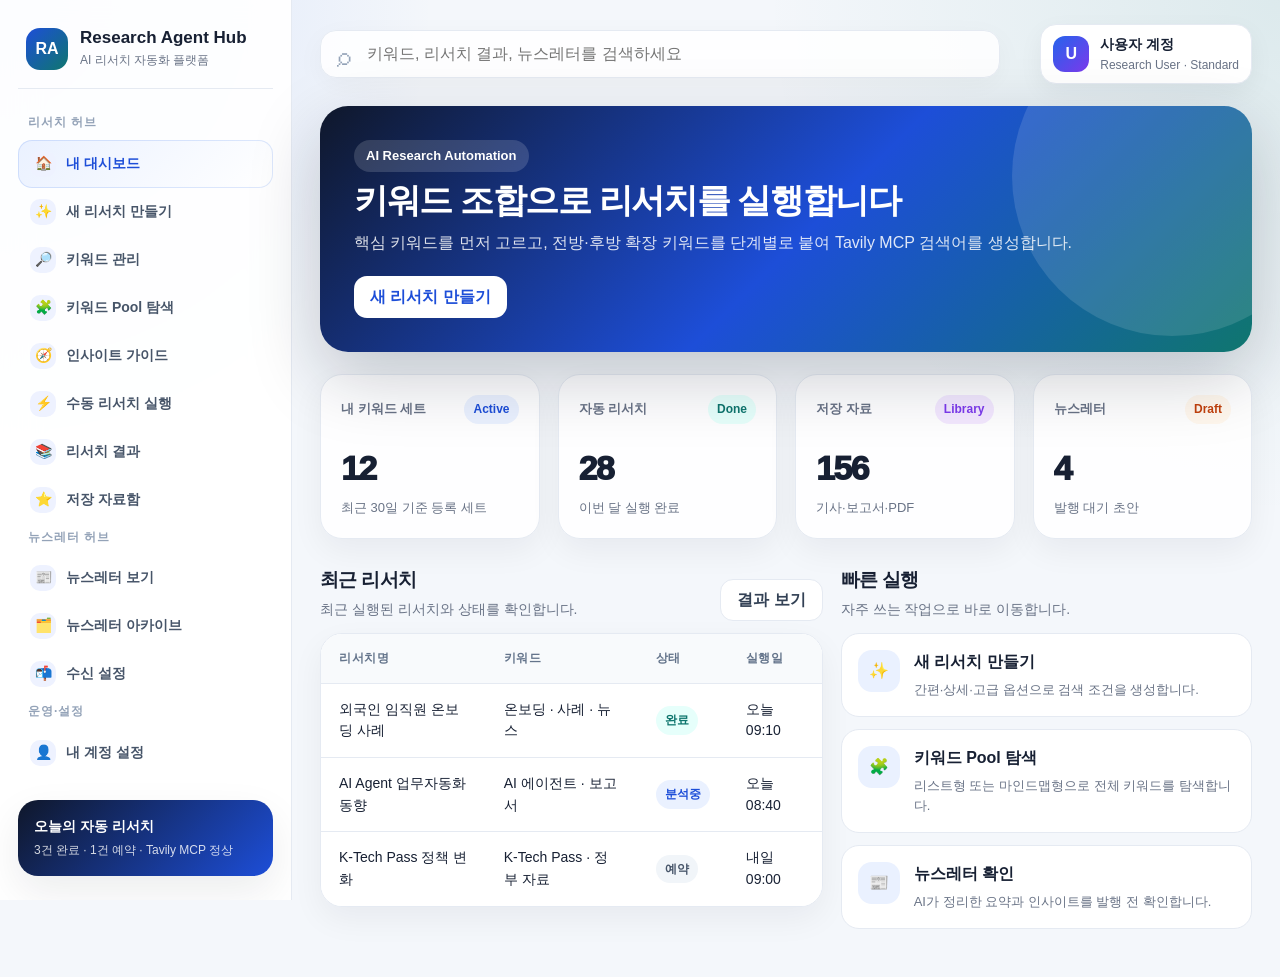
<file: index.html.html>
<!DOCTYPE html>
<html lang="ko">
<head>
<meta charset="UTF-8" />
<meta name="viewport" content="width=device-width, initial-scale=1.0" />
<title>Research Agent Hub - User Preview v7</title>
<style>
:root{--bg:#f4f7fb;--surface:#fff;--ink:#172033;--muted:#697386;--line:#e5eaf2;--primary:#2563eb;--primary2:#1d4ed8;--soft:#eaf1ff;--green:#0f766e;--greenSoft:#e6fffb;--orange:#f97316;--orangeSoft:#fff7ed;--purple:#7c3aed;--purpleSoft:#f3e8ff;--red:#dc2626;--redSoft:#fee2e2;--shadow:0 16px 40px rgba(15,23,42,.08);--radius:22px}
*{box-sizing:border-box} body{margin:0;font-family:-apple-system,BlinkMacSystemFont,"Segoe UI","Noto Sans KR","Apple SD Gothic Neo",Arial,sans-serif;background:radial-gradient(circle at top left,rgba(37,99,235,.14),transparent 27%),radial-gradient(circle at top right,rgba(15,118,110,.1),transparent 32%),var(--bg);color:var(--ink);line-height:1.55} button,input,select,textarea{font:inherit} button{cursor:pointer} a{color:inherit;text-decoration:none}
.app{display:grid;grid-template-columns:292px minmax(0,1fr);min-height:100vh}.sidebar{position:sticky;top:0;height:100vh;background:rgba(255,255,255,.92);backdrop-filter:blur(18px);border-right:1px solid var(--line);padding:24px 18px;display:flex;flex-direction:column;gap:20px;overflow:auto}.brand{display:flex;gap:12px;align-items:center;border-bottom:1px solid var(--line);padding:4px 8px 18px}.logo{width:42px;height:42px;border-radius:14px;display:grid;place-items:center;color:#fff;background:linear-gradient(135deg,#1d4ed8,#0f766e);font-weight:900}.brand h1{font-size:17px;margin:0;line-height:1.1}.brand p{font-size:12px;color:var(--muted);margin:3px 0 0}.nav-section{margin-top:4px}.nav-title{font-size:12px;font-weight:900;color:#94a3b8;text-transform:uppercase;letter-spacing:.08em;padding:0 10px 8px}.nav-item{width:100%;border:0;background:transparent;color:#475569;display:flex;align-items:center;gap:10px;padding:11px 12px;border-radius:14px;font-size:14px;font-weight:800;text-align:left;transition:.16s}.nav-item:hover{background:#f1f5f9;color:var(--primary);transform:translateX(2px)}.nav-item.active{background:linear-gradient(135deg,#eaf1ff,#fff);color:var(--primary2);box-shadow:inset 0 0 0 1px rgba(37,99,235,.15)}.nav-icon{width:26px;height:26px;display:grid;place-items:center;border-radius:10px;background:#eef2ff}.sidebar-footer{margin-top:auto;background:linear-gradient(135deg,#0f172a,#1d4ed8);color:#fff;border-radius:20px;padding:16px;box-shadow:var(--shadow)}.sidebar-footer strong{display:block;font-size:14px}.sidebar-footer span{display:block;font-size:12px;opacity:.82;margin-top:4px}
.main{padding:24px 28px 48px;min-width:0}.topbar{display:flex;align-items:center;justify-content:space-between;gap:18px;margin-bottom:22px;width:100%}.mobile-menu{display:none;border:1px solid var(--line);background:#fff;border-radius:14px;height:44px;padding:0 12px;font-weight:900}.search{flex:1;max-width:680px;position:relative}.search input{width:100%;height:48px;border:1px solid var(--line);border-radius:16px;background:rgba(255,255,255,.86);padding:0 18px 0 46px;outline:none;box-shadow:0 8px 28px rgba(15,23,42,.04)}.search:before{content:"⌕";position:absolute;left:17px;top:6px;color:#94a3b8;font-size:27px}.user-chip{display:flex;align-items:center;gap:11px;padding:9px 12px;background:#fff;border:1px solid var(--line);border-radius:16px;box-shadow:0 8px 24px rgba(15,23,42,.05);min-width:210px;margin-left:auto}.avatar{width:36px;height:36px;border-radius:12px;display:grid;place-items:center;background:linear-gradient(135deg,#2563eb,#7c3aed);color:#fff;font-weight:900}.user-chip b{display:block;font-size:14px}.user-chip small{display:block;color:var(--muted);font-size:12px}
.page{display:none;animation:fade .18s ease}.page.active{display:block}@keyframes fade{from{opacity:0;transform:translateY(6px)}to{opacity:1;transform:none}}.hero{position:relative;overflow:hidden;border-radius:28px;background:linear-gradient(135deg,#0f172a 0%,#1d4ed8 52%,#0f766e 100%);color:#fff;padding:34px;box-shadow:0 24px 70px rgba(15,23,42,.22);margin-bottom:22px}.hero:after{content:"";position:absolute;width:320px;height:320px;border-radius:50%;background:rgba(255,255,255,.12);right:-80px;top:-90px}.hero>*{position:relative;z-index:1}.hero h2{margin:8px 0 10px;font-size:34px;line-height:1.2;letter-spacing:-.04em}.hero p{margin:0 0 20px;color:rgba(255,255,255,.86);max-width:760px}.eyebrow{display:inline-flex;align-items:center;gap:8px;padding:6px 12px;border-radius:999px;background:rgba(255,255,255,.15);font-size:13px;font-weight:900}
.btn{display:inline-flex;align-items:center;justify-content:center;gap:8px;min-height:42px;padding:0 16px;border-radius:13px;border:0;font-weight:900;background:#fff;color:#334155;white-space:nowrap}.btn.primary{background:#fff;color:var(--primary2)}.btn.dark{background:#0f172a;color:#fff}.btn.soft{background:var(--soft);color:var(--primary2)}.btn.green{background:var(--greenSoft);color:var(--green)}.btn.orange{background:var(--orangeSoft);color:#c2410c}.btn.red{background:var(--redSoft);color:var(--red)}.btn.line{background:#fff;border:1px solid var(--line);color:#334155}.btn:hover{transform:translateY(-1px)}.btn:disabled{opacity:.45;cursor:not-allowed;transform:none}
.grid{display:grid;gap:18px}.cols-4{grid-template-columns:repeat(4,minmax(0,1fr))}.cols-3{grid-template-columns:repeat(3,minmax(0,1fr))}.cols-2{grid-template-columns:repeat(2,minmax(0,1fr))}.split{display:grid;grid-template-columns:1.1fr .9fr;gap:18px;align-items:start}.card{background:rgba(255,255,255,.92);border:1px solid var(--line);border-radius:var(--radius);padding:20px;box-shadow:0 12px 32px rgba(15,23,42,.055)}.metric{min-height:132px}.metric .label{display:flex;justify-content:space-between;align-items:center;color:var(--muted);font-size:13px;font-weight:900}.metric .num{font-size:34px;font-weight:950;letter-spacing:-.05em;margin:18px 0 4px}.metric .desc{margin:0;color:var(--muted);font-size:13px}.section-head,.page-title{display:flex;align-items:end;justify-content:space-between;gap:12px;margin:26px 0 12px}.page-title{align-items:center;margin:0 0 18px}.section-head h3,.page-title h2{margin:0;letter-spacing:-.035em}.page-title h2{font-size:30px}.section-head p,.page-title p{margin:5px 0 0;color:var(--muted);font-size:14px}
.badge{display:inline-flex;align-items:center;gap:5px;padding:5px 9px;border-radius:999px;font-size:12px;font-weight:900;white-space:nowrap}.badge.blue{background:var(--soft);color:var(--primary2)}.badge.green{background:var(--greenSoft);color:var(--green)}.badge.orange{background:var(--orangeSoft);color:#c2410c}.badge.purple{background:var(--purpleSoft);color:var(--purple)}.badge.gray{background:#f1f5f9;color:#475569}.badge.red{background:var(--redSoft);color:var(--red)}
.table-card{padding:0;overflow:hidden}table{width:100%;border-collapse:collapse;background:#fff}th,td{text-align:left;padding:15px 18px;border-bottom:1px solid var(--line);font-size:14px;vertical-align:middle}th{background:#f8fafc;color:#64748b;font-size:12px;text-transform:uppercase;letter-spacing:.05em}tr:last-child td{border-bottom:0}
.form{display:grid;gap:16px}.field label{display:block;margin-bottom:7px;font-size:13px;font-weight:900;color:#334155}input,select,textarea{width:100%;border:1px solid var(--line);border-radius:14px;background:#fff;padding:12px 14px;color:var(--ink);outline:none}textarea{min-height:120px;resize:vertical}input:focus,select:focus,textarea:focus{border-color:rgba(37,99,235,.55);box-shadow:0 0 0 4px rgba(37,99,235,.1)}
.tabbar{display:flex;flex-wrap:wrap;gap:10px;margin-bottom:16px}.tab{border:1px solid var(--line);background:#fff;color:#475569;border-radius:999px;padding:10px 15px;font-weight:900}.tab.active{background:var(--soft);color:var(--primary2);border-color:rgba(37,99,235,.25)}.mode-panel,.builder-step{display:none}.mode-panel.active,.builder-step.active{display:block}
.builder-layout{display:grid;grid-template-columns:minmax(0,1fr) 330px;gap:18px;align-items:start}.builder-progress{display:flex;gap:8px;margin:0 0 16px}.step-dot{flex:1;padding:10px 12px;border-radius:14px;background:#f8fafc;border:1px solid var(--line);font-size:13px;font-weight:900;color:#64748b;text-align:center}.step-dot.active{background:var(--soft);color:var(--primary2);border-color:rgba(37,99,235,.25)}.builder-actions{display:flex;justify-content:space-between;gap:10px;margin-top:18px;padding-top:16px;border-top:1px solid var(--line)}.sticky-panel{position:sticky;top:24px}
.chip{display:inline-flex;align-items:center;gap:7px;padding:8px 11px;background:#fff;border:1px solid var(--line);border-radius:999px;font-size:13px;font-weight:900;margin:4px;color:#0f172a}.chip:hover{border-color:rgba(37,99,235,.55);box-shadow:0 0 0 3px rgba(37,99,235,.08)}.chip.selected{background:var(--soft);border-color:rgba(37,99,235,.4);color:var(--primary2)}.chip .x{border:0;background:transparent;color:#64748b;padding:0;font-weight:900}
.core-toolbar{display:flex;gap:10px;align-items:center;margin-bottom:14px}.core-toolbar input{flex:1}.core-category{border:1px solid var(--line);background:#fff;border-radius:22px;padding:16px;margin-bottom:14px}.core-category-head{display:flex;justify-content:space-between;align-items:center;gap:10px;cursor:pointer}.core-category-head h4{margin:0;font-size:18px}.core-category-body{display:none;margin-top:14px}.core-category.open .core-category-body{display:block}.depth2-box{border:1px solid var(--line);border-radius:18px;margin:10px 0;overflow:hidden;background:#fbfdff}.depth2-head{display:flex;justify-content:space-between;align-items:center;padding:13px 15px;font-weight:900;background:#f8fafc;cursor:pointer}.depth2-body{display:none;padding:12px 15px}.depth2-box.open .depth2-body{display:block}.depth3-row{padding:10px 0;border-top:1px solid var(--line)}.depth3-row:first-child{border-top:0}.depth3-title{font-weight:900;color:#334155;margin-bottom:6px}
.exp-grid{display:grid;grid-template-columns:repeat(2,minmax(0,1fr));gap:14px}.exp-box{border:1px solid var(--line);background:#fbfdff;border-radius:18px;padding:14px}.exp-box h4{margin:0 0 8px;font-size:15px}.selection-tags{min-height:76px;padding:10px;border:1px dashed #cbd5e1;border-radius:16px;background:#f8fafc}.final-query{min-height:76px;background:#0f172a;color:#e5e7eb;border-radius:16px;padding:15px;font-weight:800;word-break:keep-all}.payload{background:#111827;color:#e5e7eb;border-radius:18px;padding:16px;font:13px/1.55 Consolas,monospace;white-space:pre-wrap;overflow:auto;max-height:350px}
.list{display:flex;flex-direction:column;gap:12px}.list-item{display:flex;gap:14px;padding:16px;border:1px solid var(--line);background:#fff;border-radius:18px}.list-icon{width:42px;height:42px;border-radius:14px;display:grid;place-items:center;background:var(--soft);color:var(--primary2);font-weight:900;flex:0 0 auto}.list-item h4{margin:0 0 5px}.list-item p{margin:0;color:var(--muted);font-size:13px}.empty-state{text-align:center;padding:34px;border:1px dashed #cbd5e1;background:rgba(248,250,252,.75);border-radius:22px;color:var(--muted)}.empty-state h3{margin:0 0 6px;color:#0f172a}
.pool-view{display:none}.pool-view.active{display:block}.pool-cols{display:grid;grid-template-columns:1fr 1fr 1fr;gap:14px}.pool-col{border:1px solid var(--line);border-radius:20px;background:#fff;padding:14px;min-height:360px}.pool-item{width:100%;display:flex;justify-content:space-between;gap:10px;border:1px solid var(--line);background:#f8fafc;border-radius:14px;padding:11px 12px;margin:8px 0;font-weight:900;text-align:left}.pool-item.active{background:var(--soft);border-color:rgba(37,99,235,.35);color:var(--primary2)}.mindmap{position:relative;height:560px;border:1px solid var(--line);border-radius:24px;background:radial-gradient(circle at center,#fff 0,#f8fafc 68%);overflow:hidden}.node{position:absolute;border:1px solid var(--line);background:#fff;border-radius:999px;padding:10px 13px;font-weight:900;box-shadow:0 8px 20px rgba(15,23,42,.06);transform:translate(-50%,-50%);white-space:nowrap}.node.center{left:50%;top:50%;width:128px;height:128px;display:grid;place-items:center;background:linear-gradient(135deg,#1d4ed8,#0f766e);color:#fff;font-size:20px;border:0}.node.depth1{color:var(--primary2)}.node.depth2{color:var(--green)}.node.depth3{color:#7c3aed}.mind-toolbar{display:flex;justify-content:space-between;align-items:center;margin-bottom:12px}
.newsletter-preview{border:1px solid var(--line);border-radius:24px;overflow:hidden;background:#fff;box-shadow:var(--shadow)}.newsletter-cover{padding:26px;background:linear-gradient(135deg,#0f172a,#1d4ed8);color:#fff}.newsletter-body{padding:24px}.insight-box{border-left:5px solid var(--green);background:var(--greenSoft);padding:15px;border-radius:16px;margin-top:14px}.progress{height:9px;border-radius:999px;background:#e2e8f0;overflow:hidden}.progress span{display:block;height:100%;background:linear-gradient(90deg,#2563eb,#0f766e)}
@media(max-width:1100px){.cols-4{grid-template-columns:repeat(2,1fr)}.cols-3,.cols-2,.split,.builder-layout,.exp-grid,.pool-cols{grid-template-columns:1fr}.sticky-panel{position:static}}@media(max-width:840px){.app{grid-template-columns:1fr}.sidebar{display:none;position:fixed;z-index:30;width:292px;left:0;top:0}.sidebar.open{display:flex}.main{padding:18px}.mobile-menu{display:inline-flex;align-items:center}.topbar{align-items:stretch;flex-wrap:wrap}.search{order:3;max-width:none;flex-basis:100%}.user-chip{margin-left:auto;min-width:0}.hero h2{font-size:28px}.cols-4,.cols-3,.cols-2{grid-template-columns:1fr}.page-title{align-items:flex-start;flex-direction:column}th:nth-child(4),td:nth-child(4){display:none}}
</style>
</head>
<body>
<div class="app">
<aside class="sidebar" id="sidebar">
  <div class="brand"><div class="logo">RA</div><div><h1>Research Agent Hub</h1><p>AI 리서치 자동화 플랫폼</p></div></div>
  <nav>
    <div class="nav-section"><div class="nav-title">리서치 허브</div>
      <button class="nav-item active" data-page="dashboard" type="button"><span class="nav-icon">🏠</span>내 대시보드</button>
      <button class="nav-item" data-page="new-research" type="button"><span class="nav-icon">✨</span>새 리서치 만들기</button>
      <button class="nav-item" data-page="keywords" type="button"><span class="nav-icon">🔎</span>키워드 관리</button>
      <button class="nav-item" data-page="pool" type="button"><span class="nav-icon">🧩</span>키워드 Pool 탐색</button>
      <button class="nav-item" data-page="guide" type="button"><span class="nav-icon">🧭</span>인사이트 가이드</button>
      <button class="nav-item" data-page="run" type="button"><span class="nav-icon">⚡</span>수동 리서치 실행</button>
      <button class="nav-item" data-page="results" type="button"><span class="nav-icon">📚</span>리서치 결과</button>
      <button class="nav-item" data-page="saved" type="button"><span class="nav-icon">⭐</span>저장 자료함</button>
    </div>
    <div class="nav-section"><div class="nav-title">뉴스레터 허브</div>
      <button class="nav-item" data-page="newsletter" type="button"><span class="nav-icon">📰</span>뉴스레터 보기</button>
      <button class="nav-item" data-page="archive" type="button"><span class="nav-icon">🗂️</span>뉴스레터 아카이브</button>
      <button class="nav-item" data-page="subscribe" type="button"><span class="nav-icon">📬</span>수신 설정</button>
    </div>
    <div class="nav-section"><div class="nav-title">운영·설정</div>
      <button class="nav-item" data-page="account" type="button"><span class="nav-icon">👤</span>내 계정 설정</button>
    </div>
  </nav>
  <div class="sidebar-footer"><strong>오늘의 자동 리서치</strong><span>3건 완료 · 1건 예약 · Tavily MCP 정상</span></div>
</aside>
<main class="main">
  <div class="topbar"><button class="mobile-menu" id="mobileMenu" type="button">☰ 메뉴</button><div class="search"><input placeholder="키워드, 리서치 결과, 뉴스레터를 검색하세요" /></div><div class="user-chip"><div class="avatar">U</div><div><b>사용자 계정</b><small>Research User · Standard</small></div></div></div>

<section class="page active" id="dashboard">
  <div class="hero"><span class="eyebrow">AI Research Automation</span><h2>키워드 조합으로 리서치를 실행합니다</h2><p>핵심 키워드를 먼저 고르고, 전방·후방 확장 키워드를 단계별로 붙여 Tavily MCP 검색어를 생성합니다.</p><button class="btn primary" data-go="new-research" type="button">새 리서치 만들기</button></div>
  <div class="grid cols-4"><div class="card metric"><div class="label">내 키워드 세트 <span class="badge blue">Active</span></div><div class="num">12</div><p class="desc">최근 30일 기준 등록 세트</p></div><div class="card metric"><div class="label">자동 리서치 <span class="badge green">Done</span></div><div class="num">28</div><p class="desc">이번 달 실행 완료</p></div><div class="card metric"><div class="label">저장 자료 <span class="badge purple">Library</span></div><div class="num">156</div><p class="desc">기사·보고서·PDF</p></div><div class="card metric"><div class="label">뉴스레터 <span class="badge orange">Draft</span></div><div class="num">4</div><p class="desc">발행 대기 초안</p></div></div>
  <div class="split"><div><div class="section-head"><div><h3>최근 리서치</h3><p>최근 실행된 리서치와 상태를 확인합니다.</p></div><button class="btn line" data-go="results" type="button">결과 보기</button></div><div class="card table-card"><table><thead><tr><th>리서치명</th><th>키워드</th><th>상태</th><th>실행일</th></tr></thead><tbody><tr><td>외국인 임직원 온보딩 사례</td><td>온보딩 · 사례 · 뉴스</td><td><span class="badge green">완료</span></td><td>오늘 09:10</td></tr><tr><td>AI Agent 업무자동화 동향</td><td>AI 에이전트 · 보고서</td><td><span class="badge blue">분석중</span></td><td>오늘 08:40</td></tr><tr><td>K-Tech Pass 정책 변화</td><td>K-Tech Pass · 정부 자료</td><td><span class="badge gray">예약</span></td><td>내일 09:00</td></tr></tbody></table></div></div><div><div class="section-head"><div><h3>빠른 실행</h3><p>자주 쓰는 작업으로 바로 이동합니다.</p></div></div><div class="list"><div class="list-item"><div class="list-icon">✨</div><div><h4>새 리서치 만들기</h4><p>간편·상세·고급 옵션으로 검색 조건을 생성합니다.</p></div></div><div class="list-item"><div class="list-icon">🧩</div><div><h4>키워드 Pool 탐색</h4><p>리스트형 또는 마인드맵형으로 전체 키워드를 탐색합니다.</p></div></div><div class="list-item"><div class="list-icon">📰</div><div><h4>뉴스레터 확인</h4><p>AI가 정리한 요약과 인사이트를 발행 전 확인합니다.</p></div></div></div></div></div>
</section>

<section class="page" id="new-research">
  <div class="page-title"><div><h2>새 리서치 만들기</h2><p>간편·상세·고급 옵션 중 원하는 방식으로 검색 조건을 만듭니다.</p></div><span class="badge blue">Tavily MCP</span></div>
  <div class="tabbar"><button class="tab active" data-mode="simple" type="button">1. 간편 모드</button><button class="tab" data-mode="detail" type="button">2. 상세 모드</button><button class="tab" data-mode="advanced" type="button">3. 고급 옵션</button></div>
  <div class="mode-panel active" id="mode-simple"><div class="split"><div class="card"><h3>자연어로 리서치 요청</h3><p style="color:var(--muted)">문장으로 요청하면 AI가 핵심 키워드와 확장 키워드를 자동으로 분해합니다.</p><textarea id="simplePrompt">최근 3년 동안 국내 대기업의 외국인 임직원 리텐션 프로그램 사례를 찾아줘. 가능하면 보고서나 뉴스 중심이면 좋겠어.</textarea><div style="margin-top:12px;display:flex;gap:10px;flex-wrap:wrap"><button class="btn dark" id="aiSuggest" type="button">AI 키워드 조합 생성</button><button class="btn line" data-mode-go="detail" type="button">상세 모드에서 직접 조정</button></div></div><div class="card"><h3>AI 변환 예시</h3><div class="list"><div class="list-item"><div class="list-icon">Core</div><div><h4>핵심 키워드</h4><p>리텐션, 온보딩, 생활·가족 정착지원</p></div></div><div class="list-item"><div class="list-icon">Front</div><div><h4>전방 확장</h4><p>국내, 주요 대기업, 외국인 임직원, 지난 3년</p></div></div><div class="list-item"><div class="list-icon">Back</div><div><h4>후방 확장</h4><p>사례, 보고서, 뉴스</p></div></div></div></div></div></div>
  <div class="mode-panel" id="mode-detail"><div class="builder-layout"><div><div class="builder-progress"><div class="step-dot active" data-step-dot="0">1 핵심 키워드</div><div class="step-dot" data-step-dot="1">2 전방 확장</div><div class="step-dot" data-step-dot="2">3 후방 확장</div></div><div class="card builder-step active" data-step="0"><h3>1. 핵심 키워드 선택 <span class="badge blue">100개</span></h3><p style="color:var(--muted)">1-Depth → 2-Depth → 3-Depth별로 전체 핵심 키워드를 펼쳐서 선택합니다.</p><div class="core-toolbar"><input id="coreSearch" placeholder="핵심 키워드 검색: 예) 온보딩, AI 에이전트, 기숙사" /><button class="btn line" id="expandAll" type="button">전체 펼치기</button><button class="btn line" id="collapseAll" type="button">전체 접기</button></div><div id="coreList"></div></div><div class="card builder-step" data-step="1"><h3>2. 전방 확장 키워드 선택 <span class="badge orange">Front</span></h3><p style="color:var(--muted)">검색 대상, 범위, 산업, 시점을 앞쪽에 붙여 검색 범위를 좁힙니다.</p><div class="exp-grid" id="frontList"></div></div><div class="card builder-step" data-step="2"><h3>3. 후방 확장 키워드 선택 <span class="badge purple">Back</span></h3><p style="color:var(--muted)">동향, 사례, 보고서, 뉴스 등 결과의 성격을 뒤쪽에서 지정합니다.</p><div class="exp-grid" id="backList"></div></div><div class="builder-actions"><button class="btn line" id="prevStep" type="button">← 이전</button><div style="display:flex;gap:10px"><button class="btn red" id="resetAll" type="button">전체 리셋</button><button class="btn dark" id="nextStep" type="button">다음 →</button></div></div></div><aside class="card sticky-panel"><h3>최종 조합</h3><p style="color:var(--muted);font-size:13px">선택한 키워드는 아래에서 개별 해제할 수 있습니다.</p><div class="selection-tags" id="selectedTags"></div><h4>최종 검색어</h4><div class="final-query" id="finalQuery">선택한 키워드가 여기에 표시됩니다.</div><div style="display:flex;gap:8px;margin-top:12px;flex-wrap:wrap"><button class="btn soft" id="copyQuery" type="button">검색어 복사</button><button class="btn green" data-mode-go="advanced" type="button">고급 옵션으로 이동</button></div></aside></div></div>
  <div class="mode-panel" id="mode-advanced"><div class="split"><div class="card"><h3>Tavily MCP 상세 옵션</h3><div class="form"><div class="field"><label>Search Depth</label><select id="searchDepth"><option>advanced</option><option>basic</option></select></div><div class="field"><label>Topic</label><select id="topic"><option>general</option><option>news</option></select></div><div class="field"><label>Time Range</label><select id="timeRange"><option>month</option><option>week</option><option>day</option><option>year</option></select></div><div class="field"><label>Max Results</label><select id="maxResults"><option>10</option><option>5</option><option>20</option></select></div><div class="field"><label>Include Domains</label><input id="includeDomains" placeholder="예: samsung.com, moel.go.kr" /></div><div class="field"><label>Exclude Domains</label><input id="excludeDomains" placeholder="예: 광고성 사이트 도메인" /></div><div class="grid cols-2"><label><input type="checkbox" id="includeAnswer" checked /> Include Answer</label><label><input type="checkbox" id="includeRaw" checked /> Include Raw Content</label><label><input type="checkbox" id="includeImages" /> Include Images</label><label><input type="checkbox" id="dedupe" checked /> URL 중복 제거</label></div></div></div><div class="card"><h3>n8n Webhook Payload</h3><div class="payload" id="payloadPreview"></div><button class="btn dark" style="margin-top:12px" data-go="run" type="button">수동 리서치 실행 화면으로 이동</button></div></div></div>
</section>

<section class="page" id="keywords"><div class="page-title"><div><h2>키워드 관리</h2><p>저장한 키워드 세트와 승인 상태를 관리합니다.</p></div><button class="btn dark" data-go="new-research" type="button">새 키워드 세트 만들기</button></div><div class="split"><div class="card table-card"><table><thead><tr><th>세트명</th><th>핵심 키워드</th><th>확장 키워드</th><th>상태</th></tr></thead><tbody><tr><td>외국인 임직원 정착지원</td><td>온보딩, 리텐션</td><td>국내, 대기업, 사례, 뉴스</td><td><span class="badge green">사용중</span></td></tr><tr><td>AI 자동화 트렌드</td><td>AI 에이전트, MCP, n8n</td><td>글로벌, 보고서, 인사이트</td><td><span class="badge blue">검토중</span></td></tr><tr><td>기숙사 운영 사례</td><td>기숙사, 시설·공간 운영</td><td>국내, 사례, PDF</td><td><span class="badge gray">임시저장</span></td></tr></tbody></table></div><div class="card"><h3>키워드 등록 가이드</h3><p style="color:var(--muted)">사용자는 관리자가 허용한 키워드 Pool 내에서 세트를 만들고, 필요 시 자연어 요청을 통해 AI 추천 조합을 받을 수 있습니다.</p><div class="insight-box">권장 구조: 전방 확장 키워드 + 핵심 키워드 + 후방 확장 키워드</div></div></div></section>

<section class="page" id="pool"><div class="page-title"><div><h2>키워드 Pool 탐색</h2><p>전체 키워드를 리스트형 또는 마인드맵형으로 탐색합니다.</p></div><span class="badge green">100 Keywords</span></div><div class="tabbar"><button class="tab active" data-pool-view="list" type="button">리스트형</button><button class="tab" data-pool-view="mind" type="button">마인드맵형</button></div><div class="pool-view active" id="pool-list"><div class="pool-cols"><div class="pool-col"><h3>1-Depth</h3><div id="poolDepth1"></div></div><div class="pool-col"><h3>2-Depth</h3><div id="poolDepth2" class="empty-state">1-Depth를 선택하세요.</div></div><div class="pool-col"><h3>3-Depth / 키워드</h3><div id="poolDepth3" class="empty-state">2-Depth를 선택하세요.</div></div></div></div><div class="pool-view" id="pool-mind"><div class="mind-toolbar"><div><strong id="mindTitle">전체 키워드</strong><p style="margin:4px 0 0;color:var(--muted);font-size:13px">노드를 클릭하면 해당 방향으로 확장됩니다.</p></div><button class="btn line" id="mindBack" type="button" disabled>← 돌아가기</button></div><div class="mindmap" id="mindmap"></div></div></section>

<section class="page" id="guide"><div class="page-title"><div><h2>인사이트 가이드</h2><p>AI가 어떤 관점으로 요약·분석할지 기준을 설정합니다.</p></div><button class="btn dark" type="button">가이드 저장</button></div><div class="split"><div class="card"><h3>내 분석 관점 설정</h3><div class="form"><div class="field"><label>가이드명</label><input value="외국인 임직원 지원 실무 적용 관점" /></div><div class="field"><label>분석 관점</label><textarea>단순 뉴스 요약이 아니라, 우리 조직의 외국인 임직원 정착지원 서비스에 실제 적용 가능한 사례와 운영 리스크 중심으로 분석해줘.</textarea></div><div class="field"><label>보고서 톤</label><select><option>실무 보고서형</option><option>임원 보고형</option><option>뉴스레터형</option></select></div></div></div><div class="card"><h3>추천 가이드</h3><div class="list"><div class="list-item"><div class="list-icon">PM</div><div><h4>사업 적용 가능성 중심</h4><p>시장 동향을 자사 서비스 확장 관점으로 정리합니다.</p></div></div><div class="list-item"><div class="list-icon">HR</div><div><h4>임직원 경험 중심</h4><p>온보딩, 리텐션, 커뮤니티 형성 요소를 강조합니다.</p></div></div><div class="list-item"><div class="list-icon">Risk</div><div><h4>리스크·컴플라이언스 중심</h4><p>개인정보, 보안, 법규 리스크를 함께 검토합니다.</p></div></div></div></div></div></section>

<section class="page" id="run"><div class="page-title"><div><h2>수동 리서치 실행</h2><p>생성된 검색 조건으로 n8n 워크플로우를 즉시 실행합니다.</p></div><span class="badge orange">Manual Run</span></div><div class="split"><div class="card"><h3>실행 전 확인</h3><div class="list"><div class="list-item"><div class="list-icon">1</div><div><h4>검색 쿼리</h4><p id="runQuery">새 리서치 만들기에서 선택한 최종 검색어가 연결됩니다.</p></div></div><div class="list-item"><div class="list-icon">2</div><div><h4>Tavily 옵션</h4><p>advanced · general · raw content 포함 · max 10</p></div></div><div class="list-item"><div class="list-icon">3</div><div><h4>후속 처리</h4><p>검색 결과 저장 → AI 요약 → 뉴스레터 초안 생성</p></div></div></div><button class="btn dark" style="margin-top:14px" id="simulateRun" type="button">워크플로우 실행</button></div><div class="card"><h3>실행 상태</h3><p style="color:var(--muted)">검색 및 본문 추출 진행률 예시</p><div class="progress"><span id="runProgress" style="width:0%"></span></div><p id="runStatus" style="font-weight:900;margin-top:12px">대기 중</p></div></div></section>

<section class="page" id="results"><div class="page-title"><div><h2>리서치 결과</h2><p>Tavily MCP 검색 결과와 AI 요약을 리스트로 확인합니다.</p></div><button class="btn line" type="button">선택 결과 저장</button></div><div class="card table-card"><table><thead><tr><th>제목</th><th>출처</th><th>관련성</th><th>본문</th><th>작업</th></tr></thead><tbody><tr><td><b>외국인 임직원 온보딩 사례 분석</b><br><small style="color:var(--muted)">국내 대기업의 정착지원 프로그램 사례 요약</small></td><td>example.co.kr</td><td><span class="badge green">0.92</span></td><td><span class="badge blue">수집 성공</span></td><td><button class="btn soft" type="button">저장</button></td></tr><tr><td><b>Global Mobility Retention Trends</b><br><small style="color:var(--muted)">해외 인력 리텐션 프로그램 트렌드</small></td><td>example.com</td><td><span class="badge green">0.88</span></td><td><span class="badge blue">수집 성공</span></td><td><button class="btn soft" type="button">저장</button></td></tr><tr><td><b>K-Tech Pass 정책 자료</b><br><small style="color:var(--muted)">전문인력 비자 정책 변화 자료</small></td><td>gov.example</td><td><span class="badge orange">0.76</span></td><td><span class="badge red">재수집 필요</span></td><td><button class="btn line" type="button">재수집</button></td></tr></tbody></table></div></section>

<section class="page" id="saved"><div class="page-title"><div><h2>저장 자료함</h2><p>저장한 기사, 보고서, PDF, AI 요약을 모아봅니다.</p></div><span class="badge purple">156 Saved</span></div><div class="grid cols-3"><div class="card"><span class="badge blue">뉴스</span><h3>외국인 임직원 지원 사례</h3><p style="color:var(--muted)">온보딩·주거·가족 정착지원 관련 기사 묶음</p></div><div class="card"><span class="badge green">보고서</span><h3>AI Agent 업무자동화</h3><p style="color:var(--muted)">MCP, n8n, RPA 활용 사례 요약</p></div><div class="card"><span class="badge orange">PDF</span><h3>정책·제도 자료</h3><p style="color:var(--muted)">비자, 체류, 고용 관련 공공자료</p></div></div></section>

<section class="page" id="newsletter"><div class="page-title"><div><h2>뉴스레터 보기</h2><p>AI가 생성한 뉴스레터 초안을 검토합니다.</p></div><button class="btn dark" type="button">발행 요청</button></div><div class="newsletter-preview"><div class="newsletter-cover"><span class="badge blue">Weekly Insight</span><h2>외국인 임직원 정착지원 리서치 브리프</h2><p>온보딩, 리텐션, 생활지원 사례를 중심으로 정리한 이번 주 인사이트입니다.</p></div><div class="newsletter-body"><h3>핵심 요약</h3><p>최근 기업형 글로벌 인력지원은 단순 행정 지원을 넘어 가족 정착, 커뮤니티 형성, 디지털 셀프서비스로 확장되는 흐름을 보입니다.</p><div class="insight-box"><b>실무 시사점</b><br>외국인 임직원 문의 유형 데이터를 축적해 FAQ, 체크리스트, 자동 응대 흐름으로 전환하는 것이 우선 과제로 보입니다.</div></div></div></section>

<section class="page" id="archive"><div class="page-title"><div><h2>뉴스레터 아카이브</h2><p>이전에 발행한 뉴스레터를 조회합니다.</p></div></div><div class="card table-card"><table><thead><tr><th>발행일</th><th>제목</th><th>카테고리</th><th>상태</th></tr></thead><tbody><tr><td>2026-06-07</td><td>AI Agent와 업무자동화 동향</td><td>기술·AI·데이터</td><td><span class="badge green">발행완료</span></td></tr><tr><td>2026-05-31</td><td>글로벌 인력지원 서비스 사례</td><td>글로벌 인력지원</td><td><span class="badge green">발행완료</span></td></tr><tr><td>2026-05-24</td><td>총무·오피스 운영 트렌드</td><td>총무·오피스 운영</td><td><span class="badge gray">보관</span></td></tr></tbody></table></div></section>

<section class="page" id="subscribe"><div class="page-title"><div><h2>수신 설정</h2><p>관심 카테고리와 뉴스레터 수신 주기를 설정합니다.</p></div><button class="btn dark" type="button">설정 저장</button></div><div class="split"><div class="card"><h3>관심 카테고리</h3><div id="subscribeCats"></div></div><div class="card"><h3>수신 옵션</h3><div class="form"><div class="field"><label>수신 주기</label><select><option>매주 월요일 오전</option><option>매일 오전</option><option>매월 첫째 주</option></select></div><div class="field"><label>수신 언어</label><select><option>한국어</option><option>영어</option><option>한국어+영어</option></select></div><label><input type="checkbox" checked /> 중요 리서치 발생 시 즉시 알림</label></div></div></div></section>

<section class="page" id="account"><div class="page-title"><div><h2>내 계정 설정</h2><p>프로필, 기본 검색 옵션, 알림 설정을 관리합니다.</p></div><button class="btn dark" type="button">저장</button></div><div class="split"><div class="card"><h3>프로필</h3><div class="form"><div class="field"><label>이름</label><input value="사용자 계정" /></div><div class="field"><label>부서/역할</label><input value="Research User" /></div><div class="field"><label>기본 인사이트 톤</label><select><option>실무 보고서형</option><option>임원 보고형</option><option>간단 뉴스레터형</option></select></div></div></div><div class="card"><h3>기본 검색 옵션</h3><div class="form"><label><input type="checkbox" checked /> Tavily raw content 기본 포함</label><label><input type="checkbox" checked /> 검색 결과 자동 중복 제거</label><label><input type="checkbox" /> 이미지 포함 검색 사용</label></div></div></div></section>
</main>
</div>
<script>
const DATA = {"core": [{"d1": "글로벌 인력지원", "d2": "비자·체류 지원", "d3": "체류·비자 제도지원", "keyword": "K-Tech Pass", "job": "GHD"}, {"d1": "글로벌 인력지원", "d2": "비자·체류 지원", "d3": "체류·비자 제도지원", "keyword": "영주권", "job": "GHD"}, {"d1": "글로벌 인력지원", "d2": "비자·체류 지원", "d3": "체류·비자 제도지원", "keyword": "출입국 디지털화", "job": "GHD"}, {"d1": "글로벌 인력지원", "d2": "정착·생활 지원", "d3": "생활·가족 정착지원", "keyword": "온보딩", "job": "GHD, 채용"}, {"d1": "글로벌 인력지원", "d2": "정착·생활 지원", "d3": "생활·가족 정착지원", "keyword": "다문화가정", "job": "GHD"}, {"d1": "글로벌 인력지원", "d2": "정착·생활 지원", "d3": "생활·가족 정착지원", "keyword": "주택 임대", "job": "GHD, 사택관리"}, {"d1": "글로벌 인력지원", "d2": "커뮤니티·리텐션", "d3": "생활·가족 정착지원", "keyword": "리텐션", "job": "GHD"}, {"d1": "글로벌 인력지원", "d2": "행정·문서 지원", "d3": "공증·행정대행 지원", "keyword": "아포스티유", "job": "GHD"}, {"d1": "글로벌 인력지원", "d2": "행정·문서 지원", "d3": "공증·행정대행 지원", "keyword": "공증", "job": "GHD"}, {"d1": "글로벌 인력지원", "d2": "행정·문서 지원", "d3": "공증·행정대행 지원", "keyword": "행정대행", "job": "GHD"}, {"d1": "기술·AI·데이터", "d2": "AI 운영·거버넌스", "d3": "AI 통제·검증체계", "keyword": "AI 거버넌스", "job": "공통"}, {"d1": "기술·AI·데이터", "d2": "AI 운영·거버넌스", "d3": "AI 통제·검증체계", "keyword": "휴먼인더루프", "job": "공통"}, {"d1": "기술·AI·데이터", "d2": "AI 인프라·운영환경", "d3": "내부망·온프레미스 운영", "keyword": "온프레미스", "job": "공통"}, {"d1": "기술·AI·데이터", "d2": "AI 인프라·운영환경", "d3": "AI 시스템 아키첵처", "keyword": "시스템", "job": "공통"}, {"d1": "기술·AI·데이터", "d2": "AI 인프라·운영환경", "d3": "AI 시스템 아키첵처", "keyword": "아키텍처", "job": "공통"}, {"d1": "기술·AI·데이터", "d2": "AI 인프라·운영환경", "d3": "AI 플랫폼 운영", "keyword": "플랫폼", "job": "공통"}, {"d1": "기술·AI·데이터", "d2": "AI 자동화·에이전트", "d3": "AI 에이전트 활용기술", "keyword": "AI 에이전트", "job": "공통"}, {"d1": "기술·AI·데이터", "d2": "AI 자동화·에이전트", "d3": "AI 에이전트 활용기술", "keyword": "에이전틱 AI", "job": "공통"}, {"d1": "기술·AI·데이터", "d2": "AI 자동화·에이전트", "d3": "AI 워크플로우·오케스트레이션", "keyword": "AI 오케스트레이션", "job": "공통"}, {"d1": "기술·AI·데이터", "d2": "AI 자동화·에이전트", "d3": "AI 워크플로우·오케스트레이션", "keyword": "하네스 엔지니어링", "job": "공통"}, {"d1": "기술·AI·데이터", "d2": "지식관리·검색기술", "d3": "검색증강 생성기술", "keyword": "RAG", "job": "공통"}, {"d1": "기술·AI·데이터", "d2": "지식관리·검색기술", "d3": "지식모델링·검색기반 기술", "keyword": "온톨로지", "job": "공통"}, {"d1": "보안·리스크·컴플라이언스", "d2": "물리·출입보안", "d3": "사업장 보안관리", "keyword": "물리보안", "job": "정보보호"}, {"d1": "보안·리스크·컴플라이언스", "d2": "물리·출입보안", "d3": "사업장 보안관리", "keyword": "출입보안", "job": "정보보호"}, {"d1": "보안·리스크·컴플라이언스", "d2": "물리·출입보안", "d3": "출입·신분증 관리", "keyword": "사원증", "job": "정보보호"}, {"d1": "보안·리스크·컴플라이언스", "d2": "물리·출입보안", "d3": "출입·신분증 관리", "keyword": "출입증", "job": "정보보호"}, {"d1": "보안·리스크·컴플라이언스", "d2": "정보보호 관리", "d3": "개인정보 보호관리", "keyword": "개인정보보호", "job": "공통"}, {"d1": "보안·리스크·컴플라이언스", "d2": "정보보호 관리", "d3": "보안정책·거버넌스", "keyword": "기업보안", "job": "공통"}, {"d1": "보안·리스크·컴플라이언스", "d2": "정보보호 관리", "d3": "보안정책·거버넌스", "keyword": "보안 거버넌스", "job": "공통"}, {"d1": "산업·시장 인텔리전스", "d2": "반도체 기술·제품동향", "d3": "메모리·AI반도체 동향", "keyword": "HBM", "job": "공통"}, {"d1": "산업·시장 인텔리전스", "d2": "반도체 산업동향", "d3": "글로벌 시장동향", "keyword": "수출 규제", "job": "공통"}, {"d1": "산업·시장 인텔리전스", "d2": "첨단기술 트렌드", "d3": "AI·로보틱스 기술동향", "keyword": "Physical AI", "job": "공통"}, {"d1": "안전보건환경(EHS)", "d2": "EHS 관리체계", "d3": "EHS 운영관리", "keyword": "EHS", "job": "공통"}, {"d1": "안전보건환경(EHS)", "d2": "EHS 관리체계", "d3": "EHS 운영관리", "keyword": "환경안전", "job": "교육운영"}, {"d1": "안전보건환경(EHS)", "d2": "교육·인식제고", "d3": "법정·안전교육 운영", "keyword": "안전교육", "job": "교육운영"}, {"d1": "안전보건환경(EHS)", "d2": "비상대응·예방관리", "d3": "화재·비상대응 관리", "keyword": "비상대응", "job": "교육운영"}, {"d1": "안전보건환경(EHS)", "d2": "비상대응·예방관리", "d3": "화재·비상대응 관리", "keyword": "화재예방", "job": "공통"}, {"d1": "안전보건환경(EHS)", "d2": "안전보건 법규대응", "d3": "법정 의무·규제 대응", "keyword": "산업안전보건법", "job": "공통"}, {"d1": "안전보건환경(EHS)", "d2": "안전보건 법규대응", "d3": "법정 의무·규제 대응", "keyword": "중대재해처벌법", "job": "공통"}, {"d1": "안전보건환경(EHS)", "d2": "안전보건 운영", "d3": "안전·보건 관리", "keyword": "보건관리", "job": "공통"}, {"d1": "안전보건환경(EHS)", "d2": "안전보건 운영", "d3": "안전·보건 관리", "keyword": "안전관리", "job": "공통"}, {"d1": "안전보건환경(EHS)", "d2": "위험관리·예방활동", "d3": "위험성 평가관리", "keyword": "위험성평가", "job": "공통"}, {"d1": "인사·조직", "d2": "교육·역량개발", "d3": "강사·콘텐츠 운영", "keyword": "강사", "job": "공통"}, {"d1": "인사·조직", "d2": "교육·역량개발", "d3": "디지털·AI 역량교육", "keyword": "AI 교육", "job": "공통"}, {"d1": "인사·조직", "d2": "교육·역량개발", "d3": "온라인 학습플랫폼 운영", "keyword": "교육플랫폼", "job": "공통"}, {"d1": "인사·조직", "d2": "교육·역량개발", "d3": "온라인 학습플랫폼 운영", "keyword": "온라인 교육", "job": "공통"}, {"d1": "인사·조직", "d2": "근무제도·복무", "d3": "근무제도 운영", "keyword": "유연 근무제", "job": "공통"}, {"d1": "인사·조직", "d2": "근무제도·복무", "d3": "휴직·휴가 제도운영", "keyword": "육아휴직", "job": "공통"}, {"d1": "인사·조직", "d2": "근무제도·복무", "d3": "휴직·휴가 제도운영", "keyword": "출산휴가", "job": "공통"}, {"d1": "인사·조직", "d2": "글로벌 HR 운영", "d3": "해외근무자 지원", "keyword": "주재원", "job": "GHD, 복리후생"}, {"d1": "인사·조직", "d2": "노무·근로관계", "d3": "노동관계 법·제도 대응", "keyword": "노란봉투법", "job": "공통"}, {"d1": "인사·조직", "d2": "보상·복리후생", "d3": "급여·세무·사회보험 지원", "keyword": "4대 보험", "job": "복리후생"}, {"d1": "인사·조직", "d2": "보상·복리후생", "d3": "급여·세무·사회보험 지원", "keyword": "연말정산", "job": "GHD"}, {"d1": "인사·조직", "d2": "보상·복리후생", "d3": "복지제도 운영", "keyword": "개인연금", "job": "공통"}, {"d1": "인사·조직", "d2": "보상·복리후생", "d3": "복지제도 운영", "keyword": "선택적 복지", "job": "복리후생"}, {"d1": "인사·조직", "d2": "보상·복리후생", "d3": "복지제도 운영", "keyword": "의료비", "job": "복리후생"}, {"d1": "인사·조직", "d2": "보상·복리후생", "d3": "복지제도 운영", "keyword": "휴양소", "job": "복리후생"}, {"d1": "인사·조직", "d2": "보상·복리후생", "d3": "복지제도 운영", "keyword": "난임", "job": "복리후생"}, {"d1": "인사·조직", "d2": "보상·복리후생", "d3": "복지제도 운영", "keyword": "복지몰", "job": "복리후생"}, {"d1": "인사·조직", "d2": "보상·복리후생", "d3": "복지제도 운영", "keyword": "복지 포인트", "job": "복리후생"}, {"d1": "인사·조직", "d2": "보상·복리후생", "d3": "총보상 전략", "keyword": "직원 경험", "job": "복리후생"}, {"d1": "인사·조직", "d2": "보상·복리후생", "d3": "총보상 전략", "keyword": "총보상", "job": "복리후생"}, {"d1": "인사·조직", "d2": "인력 운영", "d3": "비정규직 인력운영", "keyword": "계약직", "job": "공통"}, {"d1": "인사·조직", "d2": "조직문화·변화관리", "d3": "조직문화 운영", "keyword": "조직문화", "job": "공통"}, {"d1": "인사·조직", "d2": "채용·온보딩", "d3": "면접·선발 운영", "keyword": "면접장", "job": "채용"}, {"d1": "인사·조직", "d2": "채용·온보딩", "d3": "입사 전 절차관리", "keyword": "채용 검진", "job": "채용"}, {"d1": "인사·조직", "d2": "채용·온보딩", "d3": "입사자 온보딩 지원", "keyword": "웰컴키트", "job": "채용"}, {"d1": "총무·오피스 운영", "d2": "부동산·임대관리", "d3": "임대·거점 관리", "keyword": "임대관리", "job": "영업(ESOP)"}, {"d1": "총무·오피스 운영", "d2": "시설·공간 운영", "d3": "시설 운영관리", "keyword": "시설관리", "job": "영업(ESOP), 총무일반"}, {"d1": "총무·오피스 운영", "d2": "시설·공간 운영", "d3": "시설 운영관리", "keyword": "시설운영", "job": "영업(ESOP)"}, {"d1": "총무·오피스 운영", "d2": "오피스 전략·근무환경", "d3": "업무공간·근무환경 개선", "keyword": "공유오피스", "job": "영업(ESOP)"}, {"d1": "총무·오피스 운영", "d2": "오피스 전략·근무환경", "d3": "업무공간·근무환경 개선", "keyword": "사무환경", "job": "영업(ESOP), 총무일반"}, {"d1": "총무·오피스 운영", "d2": "오피스 전략·근무환경", "d3": "업무공간·근무환경 개선", "keyword": "스마트오피스", "job": "영업(ESOP), 총무일반"}, {"d1": "총무·오피스 운영", "d2": "오피스 전략·근무환경", "d3": "업무공간·근무환경 개선", "keyword": "하이브리드워크", "job": "영업(ESOP)"}, {"d1": "총무·오피스 운영", "d2": "자산·비품관리", "d3": "비품·소모품 관리", "keyword": "비품관리", "job": "영업(ESOP), 총무일반"}, {"d1": "총무·오피스 운영", "d2": "오피스 물류 운영", "d3": "사내 문서·물품 배송", "keyword": "사내이사", "job": "사내물류"}, {"d1": "총무·오피스 운영", "d2": "오피스 물류 운영", "d3": "사내 문서·물품 배송", "keyword": "무인택배함", "job": "사내물류"}, {"d1": "총무·오피스 운영", "d2": "오피스 물류 운영", "d3": "사내 문서·물품 배송", "keyword": "키오스크", "job": "사내물류"}, {"d1": "기타", "d2": "공통 리서치 주제", "d3": "행사", "keyword": "세미나", "job": "공통"}, {"d1": "기타", "d2": "공통 리서치 주제", "d3": "행사", "keyword": "컨퍼런스", "job": "공통"}, {"d1": "기타", "d2": "공통 리서치 주제", "d3": "행사", "keyword": "박람회", "job": "공통"}, {"d1": "기타", "d2": "공통 리서치 주제", "d3": "행사", "keyword": "행사", "job": "공통"}, {"d1": "기타", "d2": "공통 리서치 주제", "d3": "행사", "keyword": "프로그램", "job": "공통"}, {"d1": "기타", "d2": "공통 리서치 주제", "d3": "재무·실적", "keyword": "재무제표", "job": "공통"}, {"d1": "기타", "d2": "공통 리서치 주제", "d3": "재무·실적", "keyword": "매출", "job": "공통"}, {"d1": "기타", "d2": "공통 리서치 주제", "d3": "재무·실적", "keyword": "실적", "job": "공통"}, {"d1": "기타", "d2": "공통 리서치 주제", "d3": "재무·실적", "keyword": "분기실적", "job": "공통"}, {"d1": "기타", "d2": "공통 리서치 주제", "d3": "사업·전략", "keyword": "사업 확장", "job": "공통"}, {"d1": "기타", "d2": "공통 리서치 주제", "d3": "사업·전략", "keyword": "투자", "job": "공통"}, {"d1": "기타", "d2": "공통 리서치 주제", "d3": "사업·전략", "keyword": "신사업", "job": "공통"}, {"d1": "기타", "d2": "공통 리서치 주제", "d3": "사업·전략", "keyword": "해외진출", "job": "공통"}, {"d1": "기타", "d2": "공통 리서치 주제", "d3": "사업·전략", "keyword": "리스크", "job": "공통"}, {"d1": "기타", "d2": "공통 리서치 주제", "d3": "시장·산업 동향", "keyword": "시장 점유율", "job": "공통"}, {"d1": "기타", "d2": "공통 리서치 주제", "d3": "시장·산업 동향", "keyword": "경쟁사", "job": "공통"}, {"d1": "기타", "d2": "공통 리서치 주제", "d3": "정책·제도", "keyword": "정책", "job": "공통"}, {"d1": "기타", "d2": "공통 리서치 주제", "d3": "정책·제도", "keyword": "제도", "job": "공통"}, {"d1": "기타", "d2": "공통 리서치 주제", "d3": "운영·계약 모델", "keyword": "도급", "job": "공통"}, {"d1": "기타", "d2": "공통 리서치 주제", "d3": "운영·계약 모델", "keyword": "운영 방식", "job": "공통"}, {"d1": "기타", "d2": "공통 리서치 주제", "d3": "운영·계약 모델", "keyword": "운영 매뉴얼", "job": "공통"}, {"d1": "기타", "d2": "공통 리서치 주제", "d3": "운영·계약 모델", "keyword": "대행", "job": "공통"}], "ext": {"target": ["삼성전자", "SK하이닉스", "주요 대기업", "대기업", "중견기업", "스타트업", "공공기관", "지자체", "외국계 기업", "글로벌 기업", "대학교", "협력사", "외국인", "외국인 근로자", "외국인 임직원", "산학장학생", "인턴", "저연차 사원", "보직자", "임원"], "scope": ["국내", "해외", "글로벌", "사내", "사외", "서울", "수도권", "경기", "수원", "용인", "평택", "화성", "천안", "온양", "판교", "미국", "중국", "일본", "대만", "베트남"], "industry": ["반도체", "제조업", "IT", "바이오", "교육 서비스", "BPO", "아웃소싱"], "time": ["2024", "2025", "2026", "최신", "최근 3개월", "지난 3년", "과거 5년"], "intent": ["동향", "트렌드", "사례", "시장 조사", "산업 분석", "분석", "비교", "비용", "후기", "효과", "만족도", "개선", "이슈 모니터링", "운영", "지원"], "content": ["인사이트", "보도자료", "PDF", "보고서", "뉴스", "정부 자료", "논문", "블로그", "공고", "입찰공고"]}};
const $ = (sel, root=document) => root.querySelector(sel);
const $$ = (sel, root=document) => Array.from(root.querySelectorAll(sel));
const selected = {core:[], front:[], back:[]};
let step = 0;
let currentPage = 'dashboard';
let poolD1 = null;
let poolD2 = null;
let mindLevel = 0;
let mindPath = [];
const frontKeys = [['target','대상 키워드'],['scope','범위 키워드'],['industry','산업 키워드'],['time','시점 키워드']];
const backKeys = [['intent','의도 키워드'],['content','콘텐츠 유형 키워드']];

function groupCore(rows){
  const obj={};
  rows.forEach(r=>{
    obj[r.d1] ??= {count:0, d2:{}};
    obj[r.d1].count++;
    obj[r.d1].d2[r.d2] ??= {count:0, d3:{}};
    obj[r.d1].d2[r.d2].count++;
    obj[r.d1].d2[r.d2].d3[r.d3] ??= [];
    obj[r.d1].d2[r.d2].d3[r.d3].push(r.keyword);
  });
  return obj;
}
function esc(s){ return String(s).replace(/[&<>'"]/g, c=>({'&':'&amp;','<':'&lt;','>':'&gt;',"'":'&#39;','"':'&quot;'}[c])); }
function showPage(id){
  const target = document.getElementById(id); if(!target) return;
  $$('.page').forEach(p=>p.classList.toggle('active', p.id===id));
  $$('.nav-item[data-page]').forEach(b=>b.classList.toggle('active', b.dataset.page===id));
  currentPage=id; $('#sidebar')?.classList.remove('open');
  if(id==='run') $('#runQuery').textContent = getFinalQuery() || '새 리서치 만들기에서 선택한 최종 검색어가 연결됩니다.';
  window.scrollTo({top:0, behavior:'smooth'});
}
function switchMode(mode){
  $$('.tab[data-mode]').forEach(t=>t.classList.toggle('active', t.dataset.mode===mode));
  $$('.mode-panel').forEach(p=>p.classList.toggle('active', p.id==='mode-'+mode));
  updatePayload();
}
function setStep(n){
  step = Math.max(0, Math.min(2, n));
  $$('.builder-step').forEach(p=>p.classList.toggle('active', Number(p.dataset.step)===step));
  $$('.step-dot').forEach(d=>d.classList.toggle('active', Number(d.dataset.stepDot)===step));
  $('#prevStep').disabled = step===0;
  $('#nextStep').textContent = step===2 ? '고급 옵션으로 이동 →' : '다음 →';
}
function toggleValue(group, value){
  const arr = selected[group]; const i = arr.indexOf(value);
  if(i>=0) arr.splice(i,1); else arr.push(value);
  updateSelection(); renderCore(); renderExt(); updatePayload();
}
function removeValue(group, value){
  const arr=selected[group]; const i=arr.indexOf(value); if(i>=0) arr.splice(i,1);
  updateSelection(); renderCore(); renderExt(); updatePayload();
}
function getFinalQuery(){ return [...selected.front, ...selected.core, ...selected.back].join(' '); }
function updateSelection(){
  const tagBox=$('#selectedTags'); const items=[];
  [['front','Front'],['core','Core'],['back','Back']].forEach(([g,label])=>selected[g].forEach(v=>items.push(`<span class="chip selected">${label} · ${esc(v)} <button class="x" type="button" data-remove="${g}" data-value="${esc(v)}">×</button></span>`)));
  tagBox.innerHTML = items.length ? items.join('') : '<span style="color:#94a3b8;font-weight:800">아직 선택한 키워드가 없습니다.</span>';
  $('#finalQuery').textContent = getFinalQuery() || '선택한 키워드가 여기에 표시됩니다.';
}
function renderCore(){
  const q = ($('#coreSearch')?.value || '').trim().toLowerCase();
  const rows = DATA.core.filter(r => !q || [r.d1,r.d2,r.d3,r.keyword].join(' ').toLowerCase().includes(q));
  const g = groupCore(rows);
  const html = Object.entries(g).map(([d1,d1v])=>{
    const d2Html = Object.entries(d1v.d2).map(([d2,d2v])=>{
      const d3Html = Object.entries(d2v.d3).map(([d3,kws])=>`<div class="depth3-row"><div class="depth3-title">${esc(d3)} <span class="badge gray">${kws.length}개</span></div><div>${kws.map(kw=>`<button class="chip ${selected.core.includes(kw)?'selected':''}" type="button" data-core="${esc(kw)}">${esc(kw)}</button>`).join('')}</div></div>`).join('');
      return `<div class="depth2-box"><div class="depth2-head"><span>${esc(d2)}</span><span class="badge gray">${d2v.count}개</span></div><div class="depth2-body">${d3Html}</div></div>`;
    }).join('');
    return `<div class="core-category"><div class="core-category-head"><h4>${esc(d1)}</h4><span class="badge blue">전체 ${d1v.count}개</span></div><div class="core-category-body">${d2Html}</div></div>`;
  }).join('');
  $('#coreList').innerHTML = html || '<div class="empty-state"><h3>검색 결과 없음</h3><p>다른 키워드로 검색해보세요.</p></div>';
}
function renderExt(){
  const front = frontKeys.map(([key,title])=>`<div class="exp-box"><h4>${title}</h4>${DATA.ext[key].map(v=>`<button class="chip ${selected.front.includes(v)?'selected':''}" type="button" data-front="${esc(v)}">${esc(v)}</button>`).join('')}</div>`).join('');
  const back = backKeys.map(([key,title])=>`<div class="exp-box"><h4>${title}</h4>${DATA.ext[key].map(v=>`<button class="chip ${selected.back.includes(v)?'selected':''}" type="button" data-back="${esc(v)}">${esc(v)}</button>`).join('')}</div>`).join('');
  $('#frontList').innerHTML = front; $('#backList').innerHTML = back;
}
function updatePayload(){
  const payload = {
    mode:'keyword_builder',
    final_query:getFinalQuery(),
    core_keywords:selected.core,
    front_expansion_keywords:selected.front,
    back_expansion_keywords:selected.back,
    tavily_options:{
      search_depth:$('#searchDepth')?.value || 'advanced', topic:$('#topic')?.value || 'general', time_range:$('#timeRange')?.value || 'month', max_results:Number($('#maxResults')?.value || 10), include_answer:!!$('#includeAnswer')?.checked, include_raw_content:!!$('#includeRaw')?.checked, include_images:!!$('#includeImages')?.checked, include_domains:($('#includeDomains')?.value || '').split(',').map(s=>s.trim()).filter(Boolean), exclude_domains:($('#excludeDomains')?.value || '').split(',').map(s=>s.trim()).filter(Boolean)
    }
  };
  const el=$('#payloadPreview'); if(el) el.textContent = JSON.stringify(payload,null,2);
}
function initPool(){
  const g=groupCore(DATA.core);
  $('#poolDepth1').innerHTML = Object.keys(g).map(d1=>`<button class="pool-item" type="button" data-pool-d1="${esc(d1)}"><span>${esc(d1)}</span><span>${g[d1].count}</span></button>`).join('');
  renderMindmap();
}
function renderPoolD2(){
  const g=groupCore(DATA.core); if(!poolD1) return;
  $$('.pool-item[data-pool-d1]').forEach(b=>b.classList.toggle('active', b.dataset.poolD1===poolD1));
  $('#poolDepth2').className=''; $('#poolDepth2').innerHTML=Object.entries(g[poolD1].d2).map(([d2,v])=>`<button class="pool-item" type="button" data-pool-d2="${esc(d2)}"><span>${esc(d2)}</span><span>${v.count}</span></button>`).join('');
  $('#poolDepth3').className='empty-state'; $('#poolDepth3').textContent='2-Depth를 선택하세요.';
}
function renderPoolD3(){
  const g=groupCore(DATA.core); if(!poolD1||!poolD2) return;
  $$('.pool-item[data-pool-d2]').forEach(b=>b.classList.toggle('active', b.dataset.poolD2===poolD2));
  const d3s=g[poolD1].d2[poolD2].d3;
  $('#poolDepth3').className=''; $('#poolDepth3').innerHTML=Object.entries(d3s).map(([d3,kws])=>`<div class="depth3-row"><div class="depth3-title">${esc(d3)} <span class="badge gray">${kws.length}개</span></div>${kws.map(kw=>`<span class="chip">${esc(kw)}</span>`).join('')}</div>`).join('');
}
function renderMindmap(){
  const map=$('#mindmap'); const g=groupCore(DATA.core); let nodes=[];
  const center = mindLevel===0 ? '키워드' : mindPath[mindPath.length-1];
  nodes.push(`<button class="node center" type="button">${esc(center)}</button>`);
  let items=[];
  if(mindLevel===0) items=Object.keys(g).map(x=>({label:x, type:'depth1'}));
  if(mindLevel===1) items=Object.keys(g[mindPath[0]].d2).map(x=>({label:x, type:'depth2'}));
  if(mindLevel===2) items=Object.keys(g[mindPath[0]].d2[mindPath[1]].d3).map(x=>({label:x, type:'depth3'}));
  if(mindLevel===3) items=g[mindPath[0]].d2[mindPath[1]].d3[mindPath[2]].map(x=>({label:x, type:'keyword'}));
  const cx=50, cy=50, radius = mindLevel===3 ? 38 : 40;
  items.forEach((it,i)=>{ const angle=(Math.PI*2*i/items.length)-Math.PI/2; const x=cx+Math.cos(angle)*radius; const y=cy+Math.sin(angle)*radius; nodes.push(`<button class="node ${it.type}" style="left:${x}%;top:${y}%" type="button" data-mind="${esc(it.label)}">${esc(it.label)}</button>`); });
  map.innerHTML=nodes.join(''); $('#mindBack').disabled=mindLevel===0; $('#mindTitle').textContent = mindLevel===0 ? '전체 키워드' : mindPath.join(' › ');
}
function simulateRun(){
  let pct=0; $('#runStatus').textContent='n8n 워크플로우 실행 중...'; $('#runProgress').style.width='0%';
  const timer=setInterval(()=>{ pct+=20; $('#runProgress').style.width=pct+'%'; if(pct>=100){clearInterval(timer); $('#runStatus').textContent='완료: 검색 결과 10건 수집, 본문 8건 추출 성공';} },350);
}
function initSubscribeCats(){ $('#subscribeCats').innerHTML=[...new Set(DATA.core.map(r=>r.d1))].map((d1,i)=>`<label class="chip"><input type="checkbox" ${i<3?'checked':''} /> ${esc(d1)}</label>`).join(''); }
function bindEvents(){
  $$('.nav-item[data-page]').forEach(b=>b.addEventListener('click',()=>showPage(b.dataset.page)));
  $$('[data-go]').forEach(b=>b.addEventListener('click',()=>showPage(b.dataset.go)));
  $('#mobileMenu')?.addEventListener('click',()=>$('#sidebar')?.classList.toggle('open'));
  $$('.tab[data-mode]').forEach(b=>b.addEventListener('click',()=>switchMode(b.dataset.mode)));
  $$('[data-mode-go]').forEach(b=>b.addEventListener('click',()=>switchMode(b.dataset.modeGo)));
  $('#prevStep')?.addEventListener('click',()=>setStep(step-1)); $('#nextStep')?.addEventListener('click',()=>{ if(step<2) setStep(step+1); else switchMode('advanced'); });
  $('#coreSearch')?.addEventListener('input',renderCore); $('#expandAll')?.addEventListener('click',()=>$$('.core-category,.depth2-box').forEach(e=>e.classList.add('open'))); $('#collapseAll')?.addEventListener('click',()=>$$('.core-category,.depth2-box').forEach(e=>e.classList.remove('open')));
  document.addEventListener('click',e=>{
    const cat=e.target.closest('.core-category-head'); if(cat) cat.closest('.core-category').classList.toggle('open');
    const d2=e.target.closest('.depth2-head'); if(d2) d2.closest('.depth2-box').classList.toggle('open');
    const core=e.target.closest('[data-core]'); if(core) toggleValue('core', core.dataset.core);
    const fr=e.target.closest('[data-front]'); if(fr) toggleValue('front', fr.dataset.front);
    const ba=e.target.closest('[data-back]'); if(ba) toggleValue('back', ba.dataset.back);
    const rm=e.target.closest('[data-remove]'); if(rm) removeValue(rm.dataset.remove, rm.dataset.value);
    const pd1=e.target.closest('[data-pool-d1]'); if(pd1){ poolD1=pd1.dataset.poolD1; poolD2=null; renderPoolD2(); }
    const pd2=e.target.closest('[data-pool-d2]'); if(pd2){ poolD2=pd2.dataset.poolD2; renderPoolD3(); }
    const mn=e.target.closest('[data-mind]'); if(mn && mindLevel<3){ mindPath.push(mn.dataset.mind); mindLevel++; renderMindmap(); }
  });
  $('#resetAll')?.addEventListener('click',()=>{selected.core=[]; selected.front=[]; selected.back=[]; updateSelection(); renderCore(); renderExt(); updatePayload();});
  $('#copyQuery')?.addEventListener('click',()=>navigator.clipboard?.writeText(getFinalQuery()));
  ['searchDepth','topic','timeRange','maxResults','includeDomains','excludeDomains','includeAnswer','includeRaw','includeImages','dedupe'].forEach(id=>$('#'+id)?.addEventListener('input',updatePayload));
  $$('.tab[data-pool-view]').forEach(b=>b.addEventListener('click',()=>{ $$('.tab[data-pool-view]').forEach(x=>x.classList.toggle('active',x===b)); $$('.pool-view').forEach(v=>v.classList.toggle('active',v.id==='pool-'+b.dataset.poolView)); }));
  $('#mindBack')?.addEventListener('click',()=>{ if(mindLevel>0){mindLevel--; mindPath.pop(); renderMindmap();} });
  $('#simulateRun')?.addEventListener('click',simulateRun); $('#aiSuggest')?.addEventListener('click',()=>{ selected.core=['리텐션','온보딩']; selected.front=['국내','주요 대기업','외국인 임직원','지난 3년']; selected.back=['사례','보고서','뉴스']; updateSelection(); renderCore(); renderExt(); updatePayload(); switchMode('detail'); });
}
function init(){ renderCore(); renderExt(); updateSelection(); setStep(0); updatePayload(); initPool(); initSubscribeCats(); bindEvents(); }
document.addEventListener('DOMContentLoaded', init);
</script>
</body>
</html>
</file>
